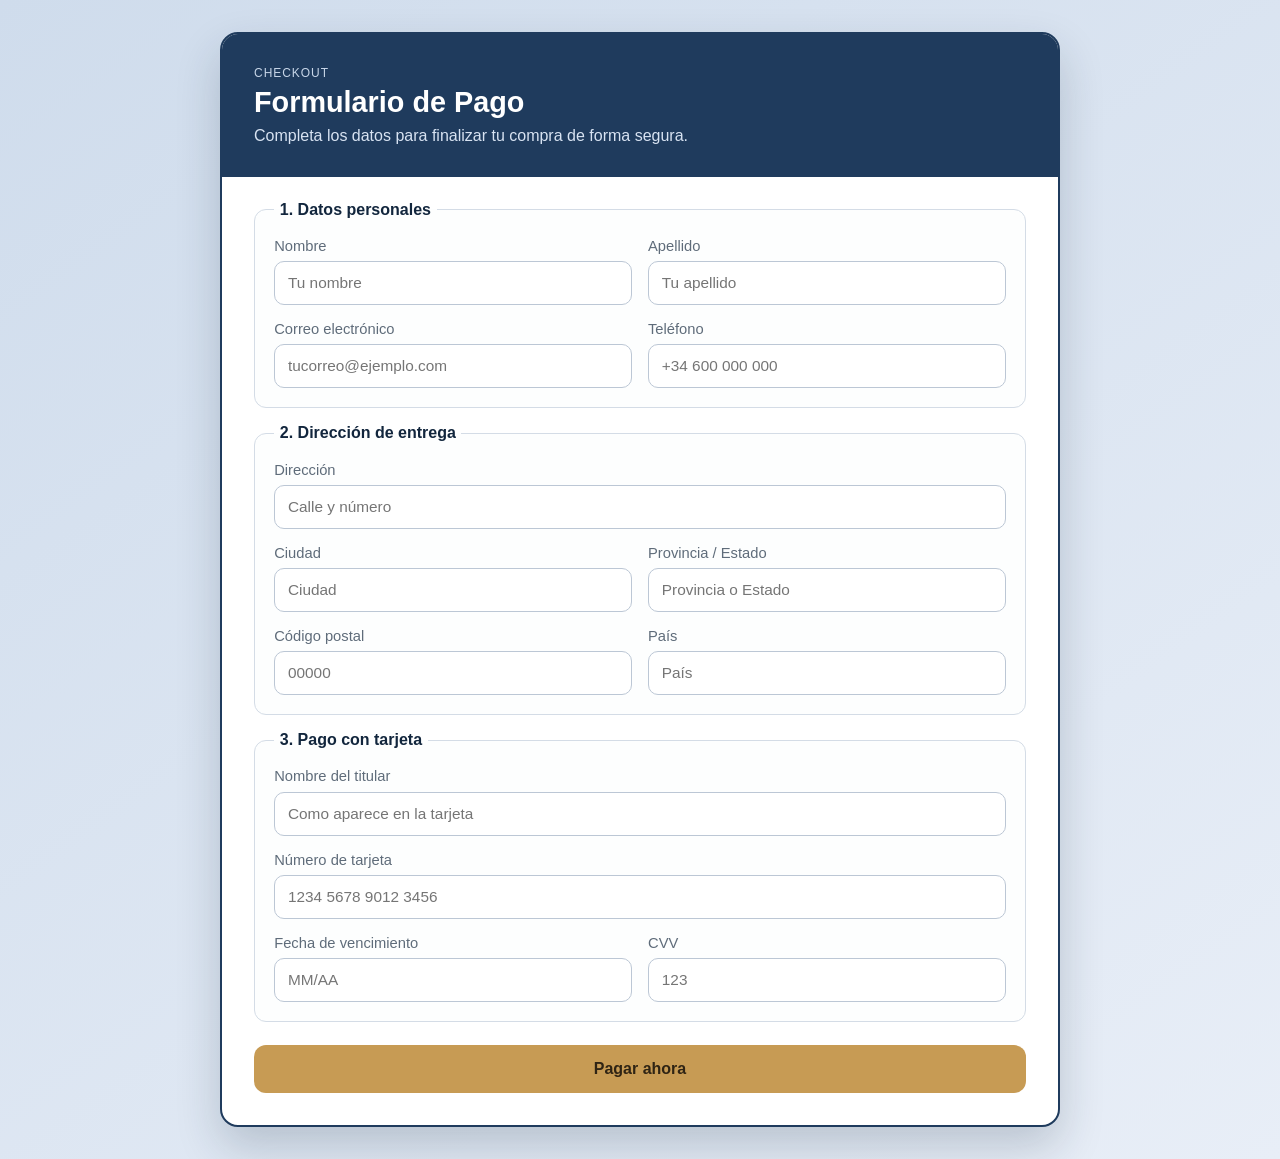
<file: Formulariop.html>
<!DOCTYPE html>
<html lang="es">
<head>
  <meta charset="UTF-8">
  <meta name="viewport" content="width=device-width, initial-scale=1.0">
  <title>Formulario de Pago</title>
  <link rel="stylesheet" href="Formulariop.css">
</head>
<body>
  <main class="page">
    <section class="card">
      <header class="card__header">
        <p class="eyebrow">Checkout</p>
        <h1>Formulario de Pago</h1>
        <p class="subtitle">Completa los datos para finalizar tu compra de forma segura.</p>
      </header>

      <form class="payment-form" action="#" method="post" novalidate>
        <fieldset>
          <legend>1. Datos personales</legend>
          <div class="grid two-columns">
            <label>
              Nombre
              <input type="text" name="nombre" placeholder="Tu nombre" required>
            </label>

            <label>
              Apellido
              <input type="text" name="apellido" placeholder="Tu apellido" required>
            </label>

            <label>
              Correo electrónico
              <input type="email" name="email" placeholder="tucorreo@ejemplo.com" required>
            </label>

            <label>
              Teléfono
              <input type="tel" name="telefono" placeholder="+34 600 000 000" required>
            </label>
          </div>
        </fieldset>

        <fieldset>
          <legend>2. Dirección de entrega</legend>
          <div class="grid two-columns">
            <label class="full">
              Dirección
              <input type="text" name="direccion" placeholder="Calle y número" required>
            </label>

            <label>
              Ciudad
              <input type="text" name="ciudad" placeholder="Ciudad" required>
            </label>

            <label>
              Provincia / Estado
              <input type="text" name="provincia" placeholder="Provincia o Estado" required>
            </label>

            <label>
              Código postal
              <input type="text" name="cp" placeholder="00000" required>
            </label>

            <label>
              País
              <input type="text" name="pais" placeholder="País" required>
            </label>
          </div>
        </fieldset>

        <fieldset>
          <legend>3. Pago con tarjeta</legend>
          <div class="grid two-columns">
            <label class="full">
              Nombre del titular
              <input type="text" name="titular" placeholder="Como aparece en la tarjeta" required>
            </label>

            <label class="full">
              Número de tarjeta
              <input type="text" name="numero_tarjeta" inputmode="numeric" maxlength="19" placeholder="1234 5678 9012 3456" required>
            </label>

            <label>
              Fecha de vencimiento
              <input type="text" name="vencimiento" placeholder="MM/AA" maxlength="5" required>
            </label>

            <label>
              CVV
              <input type="password" name="cvv" inputmode="numeric" maxlength="4" placeholder="123" required>
            </label>
          </div>
        </fieldset>

        <button type="submit">Pagar ahora</button>
      </form>
    </section>
  </main>
</body>
</html>
</file>
<file: Formulariop.css>
:root {
  --bg-main: #dfe8f4;
  --bg-card: #ffffff;
  --primary: #1f3b5d;
  --primary-strong: #12263d;
  --accent: #c79b54;
  --text: #1f2933;
  --muted: #5f6c7a;
  --line: #d4dce6;
}

* {
  box-sizing: border-box;
}

body {
  margin: 0;
  font-family: "Segoe UI", Tahoma, Geneva, Verdana, sans-serif;
  color: var(--text);
  background: linear-gradient(145deg, #cfdcec, #e8eef7);
}

.page {
  min-height: 100vh;
  display: grid;
  place-items: center;
  padding: 2rem 1rem;
}

.card {
  width: 100%;
  max-width: 840px;
  background: var(--bg-card);
  border: 2px solid var(--primary);
  border-radius: 18px;
  box-shadow: 0 20px 45px rgba(18, 38, 61, 0.2);
  overflow: hidden;
}

.card__header {
  padding: 2rem;
  background: var(--primary);
  color: #ffffff;
}

.eyebrow {
  margin: 0 0 0.35rem;
  letter-spacing: 0.08em;
  text-transform: uppercase;
  font-size: 0.75rem;
  color: #c8d6e8;
}

.card__header h1 {
  margin: 0;
  font-size: 1.8rem;
}

.subtitle {
  margin: 0.5rem 0 0;
  color: #d8e3f2;
}

.payment-form {
  padding: 1.5rem 2rem 2rem;
}

fieldset {
  margin: 0;
  padding: 1.2rem;
  border: 1px solid var(--line);
  border-radius: 12px;
  background: #fdfefe;
}

fieldset + fieldset {
  margin-top: 1rem;
}

legend {
  padding: 0 0.35rem;
  font-weight: 700;
  color: var(--primary-strong);
}

.grid {
  display: grid;
  gap: 1rem;
}

.two-columns {
  grid-template-columns: repeat(2, minmax(0, 1fr));
}

label {
  display: flex;
  flex-direction: column;
  gap: 0.45rem;
  font-size: 0.92rem;
  color: var(--muted);
}

.full {
  grid-column: 1 / -1;
}

input {
  width: 100%;
  border: 1px solid #bcc7d5;
  background: #ffffff;
  border-radius: 10px;
  padding: 0.75rem 0.8rem;
  font-size: 0.96rem;
  color: var(--text);
  transition: border-color 0.2s ease, box-shadow 0.2s ease;
}

input:focus {
  outline: none;
  border-color: var(--accent);
  box-shadow: 0 0 0 3px rgba(199, 155, 84, 0.22);
}

button {
  margin-top: 1.4rem;
  width: 100%;
  border: none;
  border-radius: 12px;
  padding: 0.95rem 1rem;
  background: var(--accent);
  color: #2f2414;
  font-weight: 700;
  font-size: 1rem;
  cursor: pointer;
  transition: background-color 0.2s ease, transform 0.15s ease;
}

button:hover {
  background: #b98b45;
}

button:active {
  transform: translateY(1px);
}

@media (max-width: 720px) {
  .card__header,
  .payment-form {
    padding: 1.25rem;
  }

  .two-columns {
    grid-template-columns: 1fr;
  }

  .full {
    grid-column: auto;
  }
}
</file>
